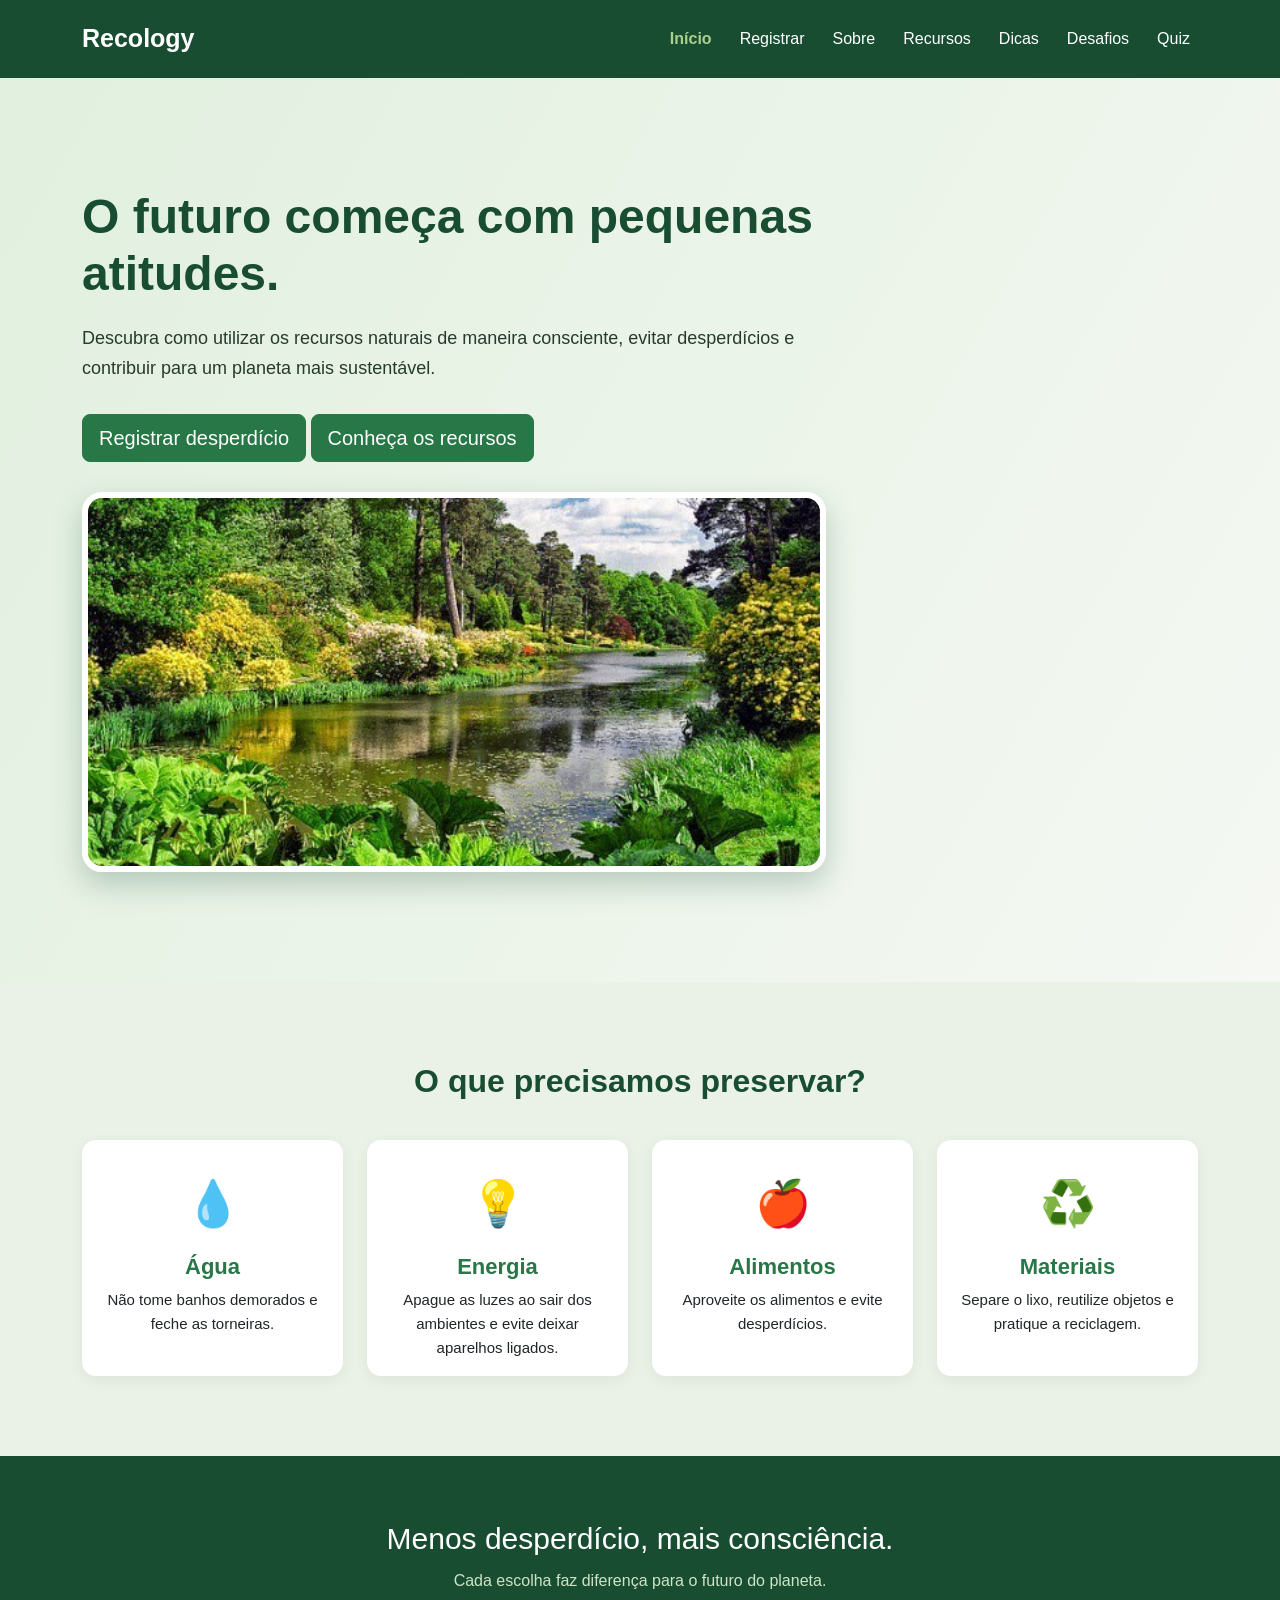
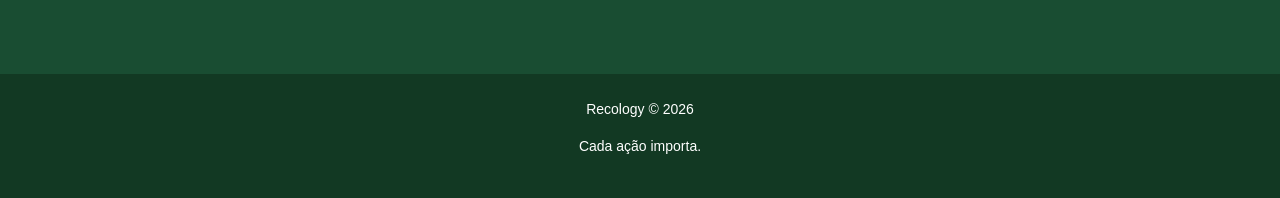
<file: Index.html>
<!DOCTYPE html>
<html lang="pt-BR">

<head>
    <meta charset="UTF-8">
    <meta name="viewport" content="width=device-width, initial-scale=1.0">

    <title>Recology | Uso Consciente de Recursos</title>

    <link href="https://cdn.jsdelivr.net/npm/bootstrap@5.3.3/dist/css/bootstrap.min.css" rel="stylesheet">
    <link rel="stylesheet" href="css/style.css">
</head>

<body>

    <header>
        <nav class="navbar navbar-expand-lg navbar-dark menu" aria-label="Menu principal">
            <div class="container">
                <a class="navbar-brand fw-bold" href="index.html">Recology</a>

                <button class="navbar-toggler" type="button" data-bs-toggle="collapse" data-bs-target="#menuNavegacao" aria-controls="menuNavegacao" aria-expanded="false" aria-label="Abrir menu">
                    <span class="navbar-toggler-icon"></span>
                </button>

                <div class="collapse navbar-collapse" id="menuNavegacao">
                    <ul class="navbar-nav ms-auto">
                        <li class="nav-item"><a class="nav-link active" href="index.html">Início</a></li>
                        <li class="nav-item"><a class="nav-link" href="registro.html">Registrar</a></li>
                        <li class="nav-item"><a class="nav-link" href="sobre.html">Sobre</a></li>
                        <li class="nav-item"><a class="nav-link" href="recursos.html">Recursos</a></li>
                        <li class="nav-item"><a class="nav-link" href="dicas.html">Dicas</a></li>
                        <li class="nav-item"><a class="nav-link" href="desafios.html">Desafios</a></li>
                        <li class="nav-item"><a class="nav-link" href="quiz.html">Quiz</a></li>
                    </ul>
                </div>
            </div>
        </nav>
    </header>

    <main>

    <section class="inicio" id="inicio">
        <div class="container">
            <div class="col-lg-8 conteudo">
                <h1>O futuro começa com pequenas atitudes.</h1>

                <p>
                    Descubra como utilizar os recursos naturais
                    de maneira consciente, evitar desperdícios
                    e contribuir para um planeta mais sustentável.
                </p>
                
                <a href="registro.html" class="btn btn-success btn-lg">Registrar desperdício</a>
                <a href="recursos.html" class="btn btn-success btn-lg">Conheça os recursos</a>

                <img src="img/natural.jpg" alt="Imagem de recursos naturais" class="imagem-inicio">
            </div>
        </div>
    </section>

    <section class="recursos" id="recursos">
        <div class="container">
            <h2 class="titulo">O que precisamos preservar?</h2>

            <div class="row g-4 mt-3">

                <div class="col-12 col-sm-6 col-lg-3">
                    <a href="recursos.html#agua" class="text-decoration-none text-reset">
                        <div class="card card-recurso h-100">
                            <div class="icone">💧</div>
                            <div class="card-body">
                                <h3 class="card-title">Água</h3>
                                <p class="card-text">Não tome banhos demorados e feche as torneiras.</p>
                            </div>
                        </div>
                    </a>
                </div>

                <div class="col-12 col-sm-6 col-lg-3">
                    <a href="recursos.html#energia" class="text-decoration-none text-reset">
                        <div class="card card-recurso h-100">
                            <div class="icone">💡</div>
                            <div class="card-body">
                                <h3 class="card-title">Energia</h3>
                                <p class="card-text">Apague as luzes ao sair dos ambientes e evite deixar aparelhos ligados.</p>
                            </div>
                        </div>
                    </a>
                </div>

                <div class="col-12 col-sm-6 col-lg-3">
                    <a href="recursos.html#alimentos" class="text-decoration-none text-reset">
                        <div class="card card-recurso h-100">
                            <div class="icone">🍎</div>
                            <div class="card-body">
                                <h3 class="card-title">Alimentos</h3>
                                <p class="card-text">Aproveite os alimentos e evite desperdícios.</p>
                            </div>
                        </div>
                    </a>
                </div>

                <div class="col-12 col-sm-6 col-lg-3">
                    <a href="recursos.html#materiais" class="text-decoration-none text-reset">
                        <div class="card card-recurso h-100">
                            <div class="icone">♻️</div>
                            <div class="card-body">
                                <h3 class="card-title">Materiais</h3>
                                <p class="card-text">Separe o lixo, reutilize objetos e pratique a reciclagem.</p>
                            </div>
                        </div>
                    </a>
                </div>

            </div>
        </div>
    </section>

    <section class="frase">
        <div class="container">
            <h2>Menos desperdício, mais consciência.</h2>
            <p>Cada escolha faz diferença para o futuro do planeta.</p>
        </div>
    </section>

    </main>

    <footer id="contato">
        <div class="container">
            <p>Recology © 2026</p>
            <p>Cada ação importa.</p>
        </div>
    </footer>

    <script src="https://cdn.jsdelivr.net/npm/bootstrap@5.3.3/dist/js/bootstrap.bundle.min.js"></script>
</body>
</html>
</file>
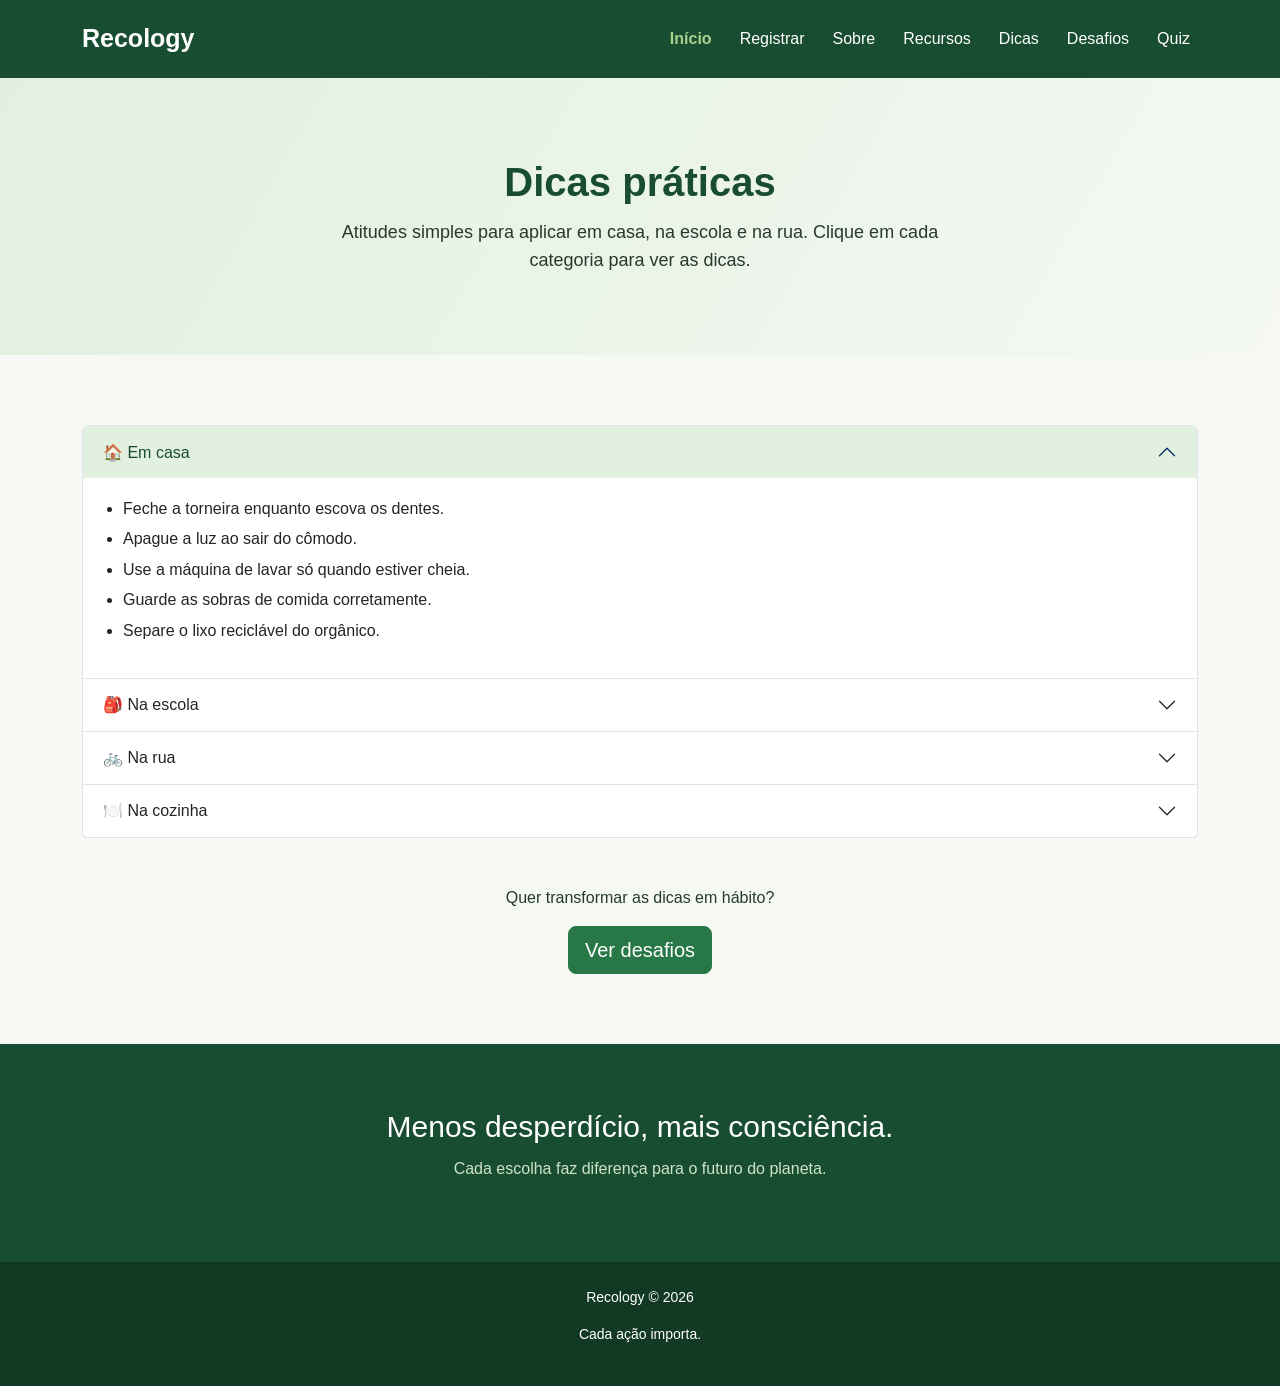
<file: dicas.html>
<!DOCTYPE html>
<html lang="pt-BR">

<head>
    <meta charset="UTF-8">
    <meta name="viewport" content="width=device-width, initial-scale=1.0">

    <title>Dicas | Recology</title>

    <link href="https://cdn.jsdelivr.net/npm/bootstrap@5.3.3/dist/css/bootstrap.min.css" rel="stylesheet">
    <link rel="stylesheet" href="css/style.css">
</head>

<body>

    <nav class="navbar navbar-expand-lg navbar-dark menu" aria-label="Menu principal">
        <div class="container">
        <a class="navbar-brand fw-bold" href="index.html">Recology</a>

            <button class="navbar-toggler" type="button" data-bs-toggle="collapse" data-bs-target="#menuNavegacao" aria-controls="menuNavegacao" aria-expanded="false" aria-label="Abrir menu">
                <span class="navbar-toggler-icon"></span>
            </button>

            <div class="collapse navbar-collapse" id="menuNavegacao">
                <ul class="navbar-nav ms-auto">
                    <li class="nav-item"><a class="nav-link active" href="index.html">Início</a></li>
                    <li class="nav-item"><a class="nav-link" href="registro.html">Registrar</a></li>
                    <li class="nav-item"><a class="nav-link" href="sobre.html">Sobre</a></li>
                    <li class="nav-item"><a class="nav-link" href="recursos.html">Recursos</a></li>
                    <li class="nav-item"><a class="nav-link" href="dicas.html">Dicas</a></li>
                    <li class="nav-item"><a class="nav-link" href="desafios.html">Desafios</a></li>
                    <li class="nav-item"><a class="nav-link" href="quiz.html">Quiz</a></li>
                </ul>
            </div>
        </div>
    </nav>

    <main>

    <header class="topo">
        <div class="container">
            <h1>Dicas práticas</h1>
            <p>Atitudes simples para aplicar em casa, na escola e na rua. Clique em cada categoria para ver as dicas.</p>
        </div>
    </header>

    <section class="secao">
        <div class="container">

            <div class="accordion" id="listaDicas">

                <div class="accordion-item">
                    <h2 class="accordion-header">
                        <button class="accordion-button" type="button" data-bs-toggle="collapse" data-bs-target="#dicaCasa">
                            🏠 Em casa
                        </button>
                    </h2>
                    <div id="dicaCasa" class="accordion-collapse collapse show" data-bs-parent="#listaDicas">
                        <div class="accordion-body">
                            <ul>
                                <li>Feche a torneira enquanto escova os dentes.</li>
                                <li>Apague a luz ao sair do cômodo.</li>
                                <li>Use a máquina de lavar só quando estiver cheia.</li>
                                <li>Guarde as sobras de comida corretamente.</li>
                                <li>Separe o lixo reciclável do orgânico.</li>
                            </ul>
                        </div>
                    </div>
                </div>

                <div class="accordion-item">
                    <h2 class="accordion-header">
                        <button class="accordion-button collapsed" type="button" data-bs-toggle="collapse" data-bs-target="#dicaEscola">
                            🎒 Na escola
                        </button>
                    </h2>
                    <div id="dicaEscola" class="accordion-collapse collapse" data-bs-parent="#listaDicas">
                        <div class="accordion-body">
                            <ul>
                                <li>Use os dois lados da folha de papel.</li>
                                <li>Leve uma garrafinha reutilizável em vez de copos descartáveis.</li>
                                <li>Reaproveite cadernos e materiais do ano anterior.</li>
                                <li>Não deixe o bebedouro ou as torneiras pingando.</li>
                                <li>Sugira uma lixeira de coleta seletiva na sala.</li>
                            </ul>
                        </div>
                    </div>
                </div>

                <div class="accordion-item">
                    <h2 class="accordion-header">
                        <button class="accordion-button collapsed" type="button" data-bs-toggle="collapse" data-bs-target="#dicaRua">
                            🚲 Na rua
                        </button>
                    </h2>
                    <div id="dicaRua" class="accordion-collapse collapse" data-bs-parent="#listaDicas">
                        <div class="accordion-body">
                            <ul>
                                <li>Leve uma sacola reutilizável para as compras.</li>
                                <li>Prefira caminhar, pedalar ou usar transporte coletivo.</li>
                                <li>Nunca jogue lixo no chão; procure uma lixeira.</li>
                                <li>Evite canudos e embalagens descartáveis.</li>
                            </ul>
                        </div>
                    </div>
                </div>

                <div class="accordion-item">
                    <h2 class="accordion-header">
                        <button class="accordion-button collapsed" type="button" data-bs-toggle="collapse" data-bs-target="#dicaCozinha">
                            🍽️ Na cozinha
                        </button>
                    </h2>
                    <div id="dicaCozinha" class="accordion-collapse collapse" data-bs-parent="#listaDicas">
                        <div class="accordion-body">
                            <ul>
                                <li>Planeje as refeições da semana antes de ir ao mercado.</li>
                                <li>Aproveite cascas, talos e folhas em receitas.</li>
                                <li>Lave a louça com a torneira fechada durante a ensaboada.</li>
                                <li>Use panelas com tampa para gastar menos gás.</li>
                            </ul>
                        </div>
                    </div>
                </div>

            </div>

            <div class="text-center mt-5">
                <p class="mb-3">Quer transformar as dicas em hábito?</p>
                <a href="desafios.html" class="btn btn-success btn-lg">Ver desafios</a>
            </div>

        </div>
    </section>

    <section class="frase">
        <div class="container">
            <h2>Menos desperdício, mais consciência.</h2>
            <p>Cada escolha faz diferença para o futuro do planeta.</p>
        </div>
    </section>

    </main>

    <footer>
        <div class="container">
            <p>Recology © 2026</p>
            <p>Cada ação importa.</p>
        </div>
    </footer>

    <script src="https://cdn.jsdelivr.net/npm/bootstrap@5.3.3/dist/js/bootstrap.bundle.min.js"></script>
</body>
</html>
</file>
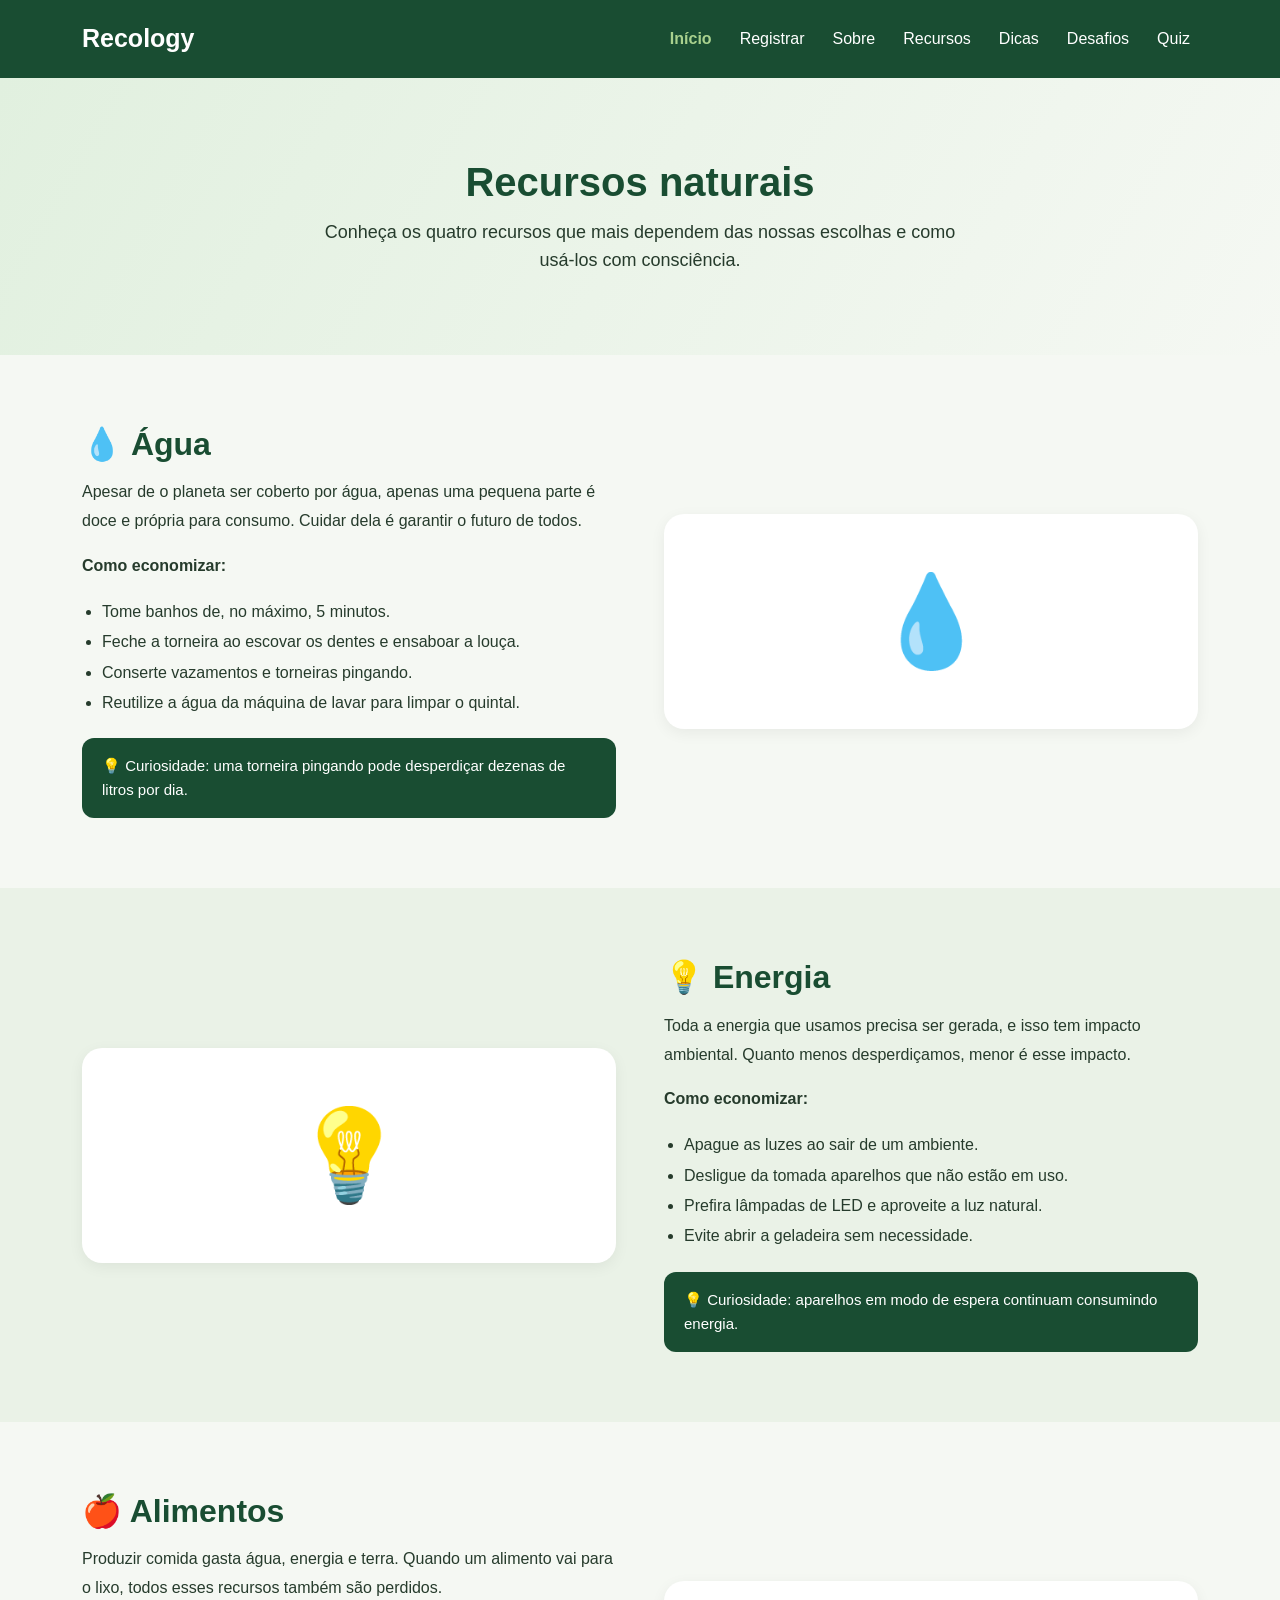
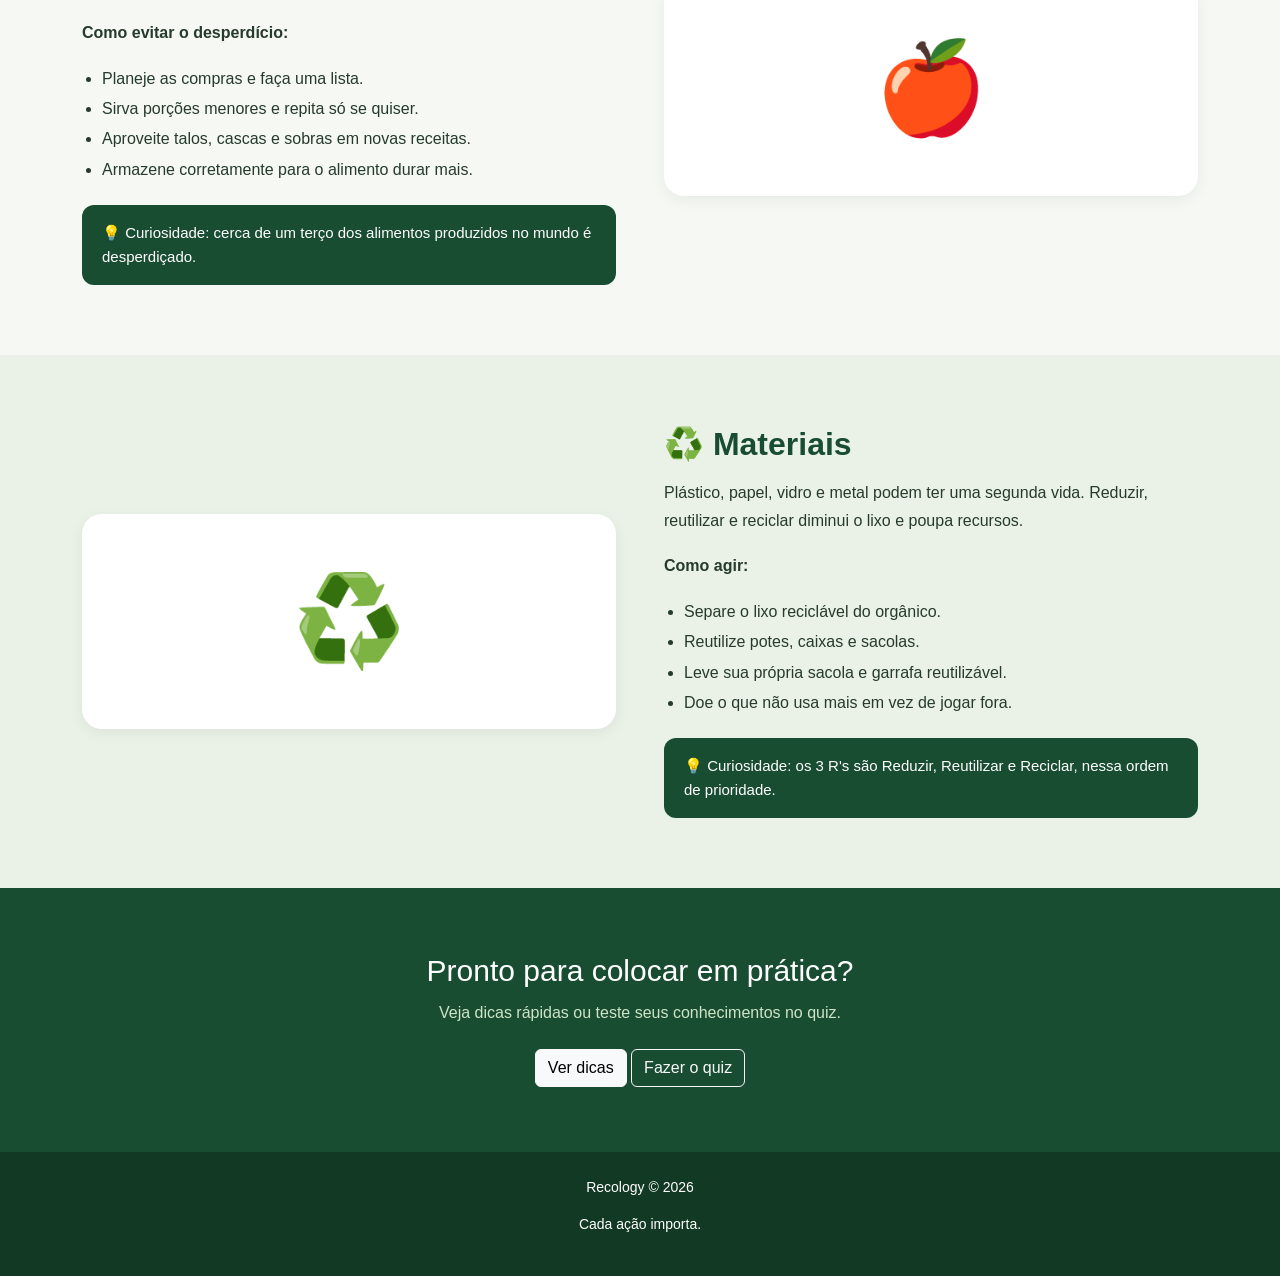
<file: recursos.html>
<!DOCTYPE html>
<html lang="pt-BR">

<head>
    <meta charset="UTF-8">
    <meta name="viewport" content="width=device-width, initial-scale=1.0">

    <title>Recursos | Recology</title>

    <link href="https://cdn.jsdelivr.net/npm/bootstrap@5.3.3/dist/css/bootstrap.min.css" rel="stylesheet">
    <link rel="stylesheet" href="css/style.css">
</head>

<body>

        <nav class="navbar navbar-expand-lg navbar-dark menu" aria-label="Menu principal">
            <div class="container">
                <a class="navbar-brand fw-bold" href="index.html">Recology</a>

                <button class="navbar-toggler" type="button" data-bs-toggle="collapse" data-bs-target="#menuNavegacao" aria-controls="menuNavegacao" aria-expanded="false" aria-label="Abrir menu">
                    <span class="navbar-toggler-icon"></span>
                </button>

                <div class="collapse navbar-collapse" id="menuNavegacao">
                    <ul class="navbar-nav ms-auto">
                        <li class="nav-item"><a class="nav-link active" href="index.html">Início</a></li>
                        <li class="nav-item"><a class="nav-link" href="registro.html">Registrar</a></li>
                        <li class="nav-item"><a class="nav-link" href="sobre.html">Sobre</a></li>
                        <li class="nav-item"><a class="nav-link" href="recursos.html">Recursos</a></li>
                        <li class="nav-item"><a class="nav-link" href="dicas.html">Dicas</a></li>
                        <li class="nav-item"><a class="nav-link" href="desafios.html">Desafios</a></li>
                        <li class="nav-item"><a class="nav-link" href="quiz.html">Quiz</a></li>
                    </ul>
                </div>
            </div>
        </nav>

    <main>

    <header class="topo">
        <div class="container">
            <h1>Recursos naturais</h1>
            <p>Conheça os quatro recursos que mais dependem das nossas escolhas e como usá-los com consciência.</p>
        </div>
    </header>

    <!-- ÁGUA -->
    <section class="bloco" id="agua">
        <div class="container">
            <div class="row align-items-center g-5">
                <div class="col-lg-6 order-lg-1">
                    <h2>💧 Água</h2>
                    <p>
                        Apesar de o planeta ser coberto por água, apenas uma pequena parte
                        é doce e própria para consumo. Cuidar dela é garantir o futuro de todos.
                    </p>
                    <p><strong>Como economizar:</strong></p>
                    <ul>
                        <li>Tome banhos de, no máximo, 5 minutos.</li>
                        <li>Feche a torneira ao escovar os dentes e ensaboar a louça.</li>
                        <li>Conserte vazamentos e torneiras pingando.</li>
                        <li>Reutilize a água da máquina de lavar para limpar o quintal.</li>
                    </ul>
                    <div class="curiosidade">💡 Curiosidade: uma torneira pingando pode desperdiçar dezenas de litros por dia.</div>
                </div>
                <div class="col-lg-6 order-lg-2">
                    <div class="emoji">💧</div>
                </div>
            </div>
        </div>
    </section>

    <!-- ENERGIA -->
    <section class="bloco" id="energia">
        <div class="container">
            <div class="row align-items-center g-5">
                <div class="col-lg-6 order-lg-2">
                    <h2>💡 Energia</h2>
                    <p>
                        Toda a energia que usamos precisa ser gerada, e isso tem impacto
                        ambiental. Quanto menos desperdiçamos, menor é esse impacto.
                    </p>
                    <p><strong>Como economizar:</strong></p>
                    <ul>
                        <li>Apague as luzes ao sair de um ambiente.</li>
                        <li>Desligue da tomada aparelhos que não estão em uso.</li>
                        <li>Prefira lâmpadas de LED e aproveite a luz natural.</li>
                        <li>Evite abrir a geladeira sem necessidade.</li>
                    </ul>
                    <div class="curiosidade">💡 Curiosidade: aparelhos em modo de espera continuam consumindo energia.</div>
                </div>
                <div class="col-lg-6 order-lg-1">
                    <div class="emoji">💡</div>
                </div>
            </div>
        </div>
    </section>

    <!-- ALIMENTOS -->
    <section class="bloco" id="alimentos">
        <div class="container">
            <div class="row align-items-center g-5">
                <div class="col-lg-6 order-lg-1">
                    <h2>🍎 Alimentos</h2>
                    <p>
                        Produzir comida gasta água, energia e terra. Quando um alimento
                        vai para o lixo, todos esses recursos também são perdidos.
                    </p>
                    <p><strong>Como evitar o desperdício:</strong></p>
                    <ul>
                        <li>Planeje as compras e faça uma lista.</li>
                        <li>Sirva porções menores e repita só se quiser.</li>
                        <li>Aproveite talos, cascas e sobras em novas receitas.</li>
                        <li>Armazene corretamente para o alimento durar mais.</li>
                    </ul>
                    <div class="curiosidade">💡 Curiosidade: cerca de um terço dos alimentos produzidos no mundo é desperdiçado.</div>
                </div>
                <div class="col-lg-6 order-lg-2">
                    <div class="emoji">🍎</div>
                </div>
            </div>
        </div>
    </section>

    <!-- MATERIAIS -->
    <section class="bloco" id="materiais">
        <div class="container">
            <div class="row align-items-center g-5">
                <div class="col-lg-6 order-lg-2">
                    <h2>♻️ Materiais</h2>
                    <p>
                        Plástico, papel, vidro e metal podem ter uma segunda vida.
                        Reduzir, reutilizar e reciclar diminui o lixo e poupa recursos.
                    </p>
                    <p><strong>Como agir:</strong></p>
                    <ul>
                        <li>Separe o lixo reciclável do orgânico.</li>
                        <li>Reutilize potes, caixas e sacolas.</li>
                        <li>Leve sua própria sacola e garrafa reutilizável.</li>
                        <li>Doe o que não usa mais em vez de jogar fora.</li>
                    </ul>
                    <div class="curiosidade">💡 Curiosidade: os 3 R's são Reduzir, Reutilizar e Reciclar, nessa ordem de prioridade.</div>
                </div>
                <div class="col-lg-6 order-lg-1">
                    <div class="emoji">♻️</div>
                </div>
            </div>
        </div>
    </section>

    <section class="frase">
        <div class="container">
            <h2>Pronto para colocar em prática?</h2>
            <p>Veja dicas rápidas ou teste seus conhecimentos no quiz.</p>
            <a href="dicas.html" class="btn btn-light mt-2">Ver dicas</a>
            <a href="quiz.html" class="btn btn-outline-light mt-2">Fazer o quiz</a>
        </div>
    </section>

    </main>

    <footer>
        <div class="container">
            <p>Recology © 2026</p>
            <p>Cada ação importa.</p>
        </div>
    </footer>

    <script src="https://cdn.jsdelivr.net/npm/bootstrap@5.3.3/dist/js/bootstrap.bundle.min.js"></script>
</body>
</html>
</file>
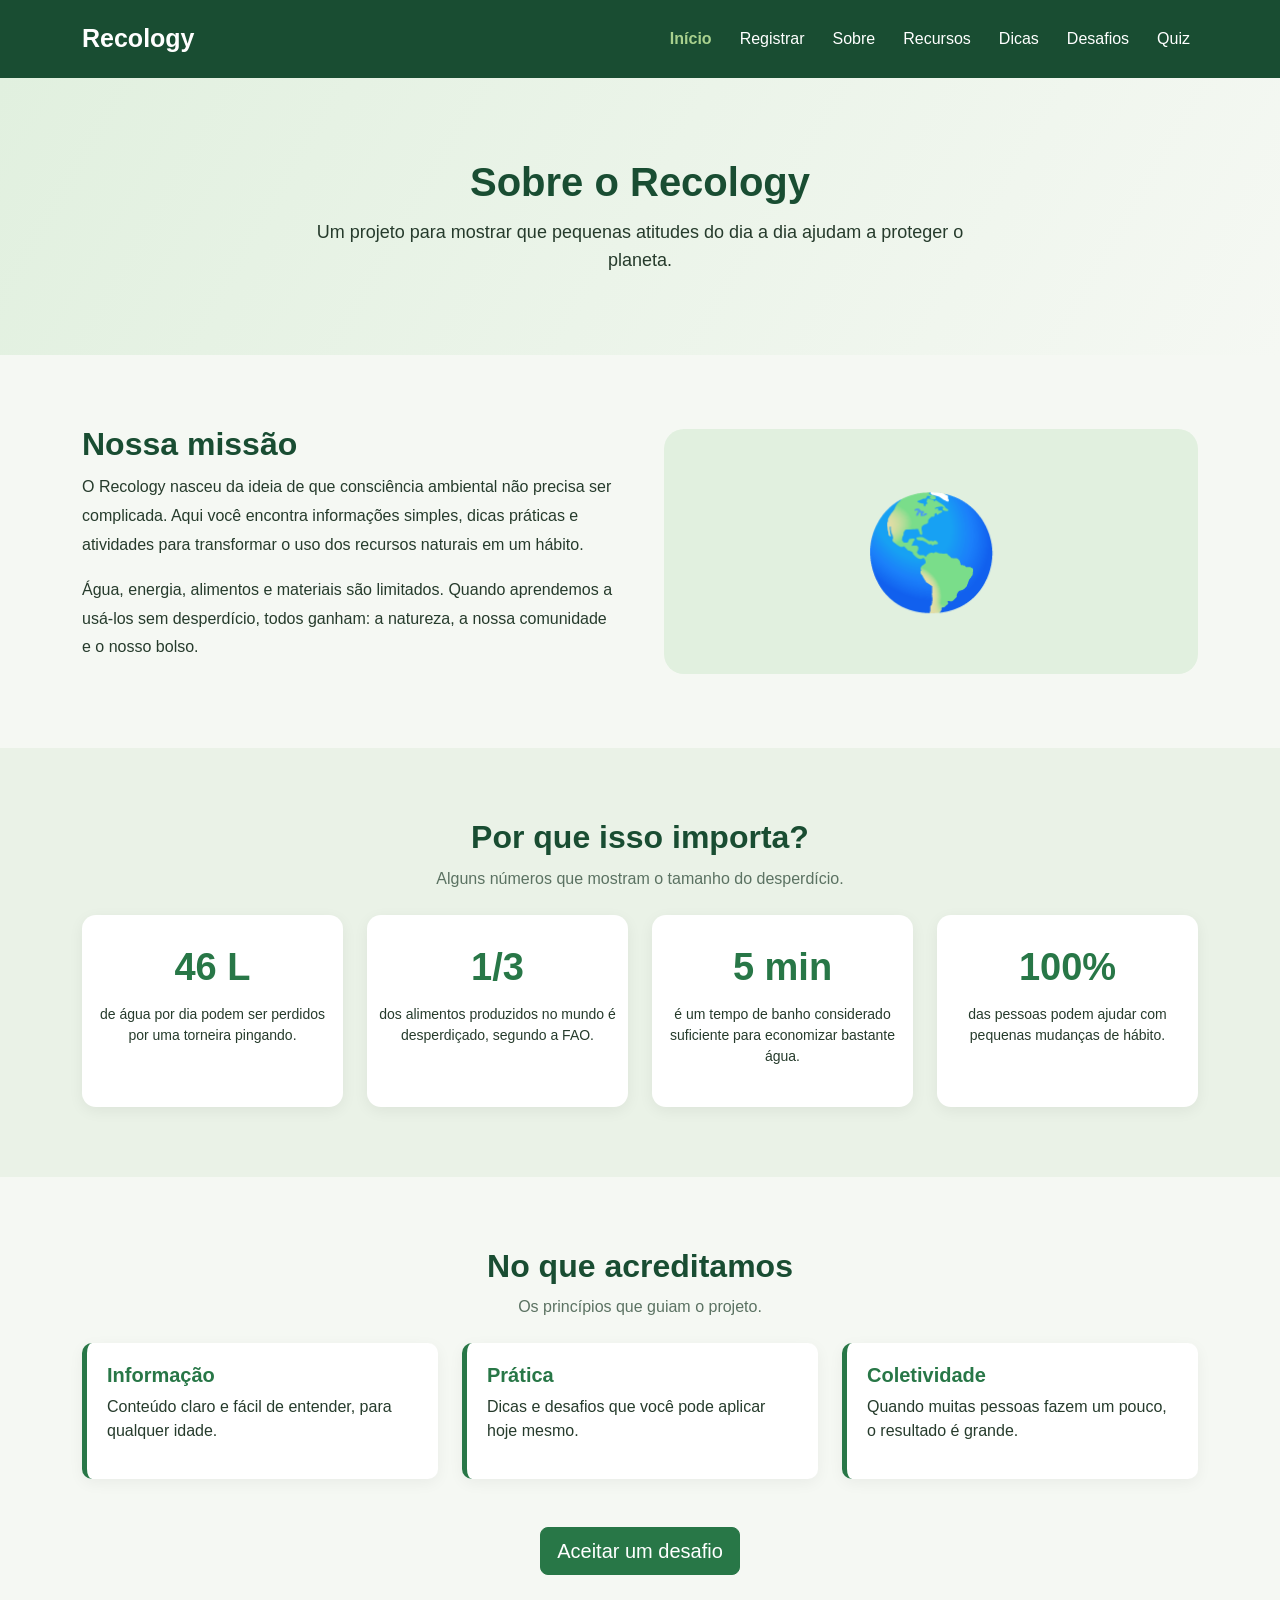
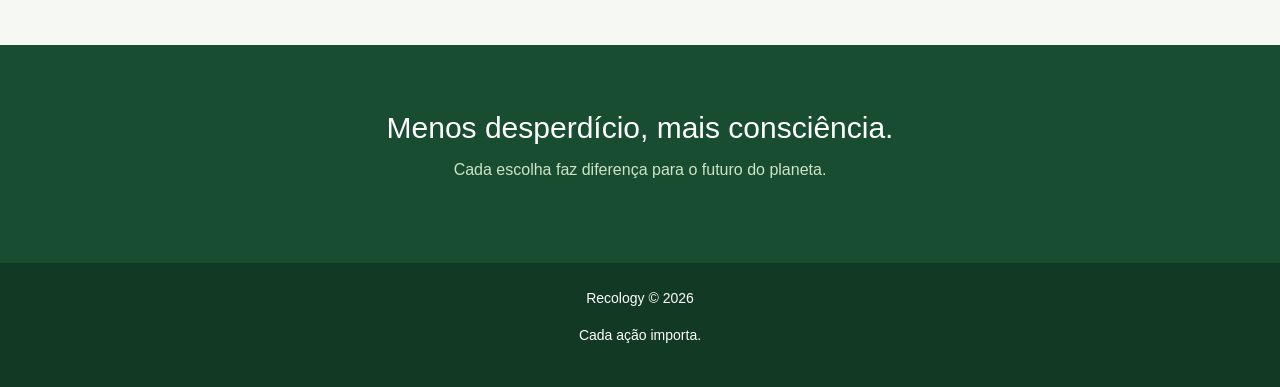
<file: sobre.html>
<!DOCTYPE html>
<html lang="pt-BR">

<head>
    <meta charset="UTF-8">
    <meta name="viewport" content="width=device-width, initial-scale=1.0">

    <title>Sobre | Recology</title>

    <link href="https://cdn.jsdelivr.net/npm/bootstrap@5.3.3/dist/css/bootstrap.min.css" rel="stylesheet">
    <link rel="stylesheet" href="css/style.css">
</head>

<body>

    <nav class="navbar navbar-expand-lg navbar-dark menu" aria-label="Menu principal">
        <div class="container">
        <a class="navbar-brand fw-bold" href="index.html">Recology</a>

            <button class="navbar-toggler" type="button" data-bs-toggle="collapse" data-bs-target="#menuNavegacao" aria-controls="menuNavegacao" aria-expanded="false" aria-label="Abrir menu">
                <span class="navbar-toggler-icon"></span>
            </button>

            <div class="collapse navbar-collapse" id="menuNavegacao">
                <ul class="navbar-nav ms-auto">
                    <li class="nav-item"><a class="nav-link active" href="index.html">Início</a></li>
                    <li class="nav-item"><a class="nav-link" href="registro.html">Registrar</a></li>
                    <li class="nav-item"><a class="nav-link" href="sobre.html">Sobre</a></li>
                    <li class="nav-item"><a class="nav-link" href="recursos.html">Recursos</a></li>
                    <li class="nav-item"><a class="nav-link" href="dicas.html">Dicas</a></li>
                    <li class="nav-item"><a class="nav-link" href="desafios.html">Desafios</a></li>
                    <li class="nav-item"><a class="nav-link" href="quiz.html">Quiz</a></li>
                </ul>
            </div>
        </div>
    </nav>

    <main>

    <header class="topo">
        <div class="container">
            <h1>Sobre o Recology</h1>
            <p>Um projeto para mostrar que pequenas atitudes do dia a dia ajudam a proteger o planeta.</p>
        </div>
    </header>

    <!-- MISSÃO -->
    <section class="sobre">
        <div class="container">
            <div class="row align-items-center g-5">

                <div class="col-lg-6">
                    <h2 class="titulo">Nossa missão</h2>
                    <p>
                        O Recology nasceu da ideia de que consciência ambiental
                        não precisa ser complicada. Aqui você encontra informações
                        simples, dicas práticas e atividades para transformar
                        o uso dos recursos naturais em um hábito.
                    </p>
                    <p>
                        Água, energia, alimentos e materiais são limitados.
                        Quando aprendemos a usá-los sem desperdício, todos ganham:
                        a natureza, a nossa comunidade e o nosso bolso.
                    </p>
                </div>

                <div class="col-lg-6">
                    <div class="emoji-sobre">🌎</div>
                </div>

            </div>
        </div>
    </section>

    <!-- NÚMEROS -->
    <section class="secao fundo-verde">
        <div class="container text-center">
            <h2 class="titulo">Por que isso importa?</h2>
            <p class="subtitulo">Alguns números que mostram o tamanho do desperdício.</p>

            <div class="row g-4">
                <div class="col-6 col-lg-3">
                    <div class="card-numero">
                        <div class="numero">46 L</div>
                        <p>de água por dia podem ser perdidos por uma torneira pingando.</p>
                    </div>
                </div>

                <div class="col-6 col-lg-3">
                    <div class="card-numero">
                        <div class="numero">1/3</div>
                        <p>dos alimentos produzidos no mundo é desperdiçado, segundo a FAO.</p>
                    </div>
                </div>

                <div class="col-6 col-lg-3">
                    <div class="card-numero">
                        <div class="numero">5 min</div>
                        <p>é um tempo de banho considerado suficiente para economizar bastante água.</p>
                    </div>
                </div>

                <div class="col-6 col-lg-3">
                    <div class="card-numero">
                        <div class="numero">100%</div>
                        <p>das pessoas podem ajudar com pequenas mudanças de hábito.</p>
                    </div>
                </div>
            </div>
        </div>
    </section>

    <!-- VALORES -->
    <section class="secao">
        <div class="container">
            <h2 class="titulo text-center">No que acreditamos</h2>
            <p class="subtitulo text-center">Os princípios que guiam o projeto.</p>

            <div class="row g-4">
                <div class="col-md-4">
                    <div class="card-valor">
                        <h3>Informação</h3>
                        <p>Conteúdo claro e fácil de entender, para qualquer idade.</p>
                    </div>
                </div>

                <div class="col-md-4">
                    <div class="card-valor">
                        <h3>Prática</h3>
                        <p>Dicas e desafios que você pode aplicar hoje mesmo.</p>
                    </div>
                </div>

                <div class="col-md-4">
                    <div class="card-valor">
                        <h3>Coletividade</h3>
                        <p>Quando muitas pessoas fazem um pouco, o resultado é grande.</p>
                    </div>
                </div>
            </div>

            <div class="text-center mt-5">
                <a href="desafios.html" class="btn btn-success btn-lg">Aceitar um desafio</a>
            </div>
        </div>
    </section>

    <section class="frase">
        <div class="container">
            <h2>Menos desperdício, mais consciência.</h2>
            <p>Cada escolha faz diferença para o futuro do planeta.</p>
        </div>
    </section>

    </main>

    <footer>
        <div class="container">
            <p>Recology © 2026</p>
            <p>Cada ação importa.</p>
        </div>
    </footer>

    <script src="https://cdn.jsdelivr.net/npm/bootstrap@5.3.3/dist/js/bootstrap.bundle.min.js"></script>
</body>
</html>
</file>
<file: css/style.css>
/* ============================
   CONFIGURAÇÕES GERAIS
   ============================ */

* {
    margin: 0;
    padding: 0;
    box-sizing: border-box;
}

html {
    scroll-behavior: smooth;
}

body {
    background-color: #f5f8f3;
    color: #263b2c;
    font-family: Arial, sans-serif;
}

/* ============================
   MENU
   ============================ */

.menu {
    background-color: #194d32;
    padding: 12px 0;
}

.navbar-brand {
    font-size: 24px;
}

.nav-link {
    color: white !important;
    transition: 0.3s;
}

.nav-link:hover,
.nav-link.active {
    color: #a9d18e !important;
}

.nav-link.active {
    font-weight: bold;
}

/* ============================
   BOTÕES
   ============================ */

.btn-success {
    background-color: #287747;
    border-color: #287747;
}

.btn-success:hover {
    background-color: #194d32;
    border-color: #194d32;
}

.btn-outline-success {
    color: #287747;
    border-color: #287747;
}

.btn-outline-success:hover {
    background-color: #287747;
    border-color: #287747;
}

/* ============================
   INÍCIO
   ============================ */

.inicio {
    min-height: 420px;
    padding: 60px 0;
    display: flex;               /* Flexbox: centraliza o conteúdo na vertical */
    align-items: center;
    background: linear-gradient(120deg, #e1f0df, #f5f8f3);
}

.conteudo h1 {
    font-size: 30px;
    color: #194d32;
    font-weight: bold;
    margin-bottom: 16px;
}

.conteudo p {
    font-size: 16px;
    line-height: 1.7;
    margin-bottom: 24px;
}

.imagem-inicio {
    display: block;
    width: 100%;
    max-height: 240px;
    object-fit: cover;
    border-radius: 14px;
    margin-top: 30px;
    border: 4px solid white;
    box-shadow: 0 12px 30px rgba(25, 77, 50, 0.25);
    transition: 0.4s;
}

.imagem-inicio:hover {
    transform: scale(1.02);
    box-shadow: 0 16px 40px rgba(25, 77, 50, 0.35);
}

/* ============================
   TÍTULOS E SEÇÕES
   ============================ */

.titulo {
    color: #194d32;
    font-weight: bold;
    margin-bottom: 10px;
}

.subtitulo {
    color: #5b7262;
    margin-bottom: 24px;
}

.secao {
    padding: 45px 0;
}

.fundo-verde {
    background-color: #eaf2e7;
}

/* Cabeçalho das páginas internas */
.topo {
    background: linear-gradient(120deg, #e1f0df, #f5f8f3);
    padding: 50px 0;
    text-align: center;
}

.topo h1 {
    color: #194d32;
    font-weight: bold;
    font-size: 28px;
    margin-bottom: 12px;
}

.topo p {
    font-size: 16px;
    max-width: 650px;
    margin: 0 auto;
    line-height: 1.6;
}

/* ============================
   RECURSOS (HOME)
   ============================ */

.recursos {
    padding: 50px 0;
    background-color: #eaf2e7;
    text-align: center;
}

.card-recurso {
    border: none;
    border-radius: 14px;
    padding-top: 20px;
    box-shadow: 0 4px 15px rgba(0, 0, 0, 0.06);
    transition: 0.3s;
}

.card-recurso:hover {
    transform: translateY(-8px);
    box-shadow: 0 8px 20px rgba(0, 0, 0, 0.12);
}

.icone {
    font-size: 45px;
    padding-top: 10px;
}

.card-recurso h3 {
    color: #287747;
    font-size: 22px;
    font-weight: bold;
}

.card-recurso p {
    line-height: 1.6;
    font-size: 15px;
}

/* ============================
   FRASE E RODAPÉ
   ============================ */

.frase {
    background-color: #194d32;
    color: white;
    padding: 50px 0;
    text-align: center;
}

.frase h2 {
    font-size: 24px;
    margin-bottom: 12px;
}

.frase p {
    color: #cde4c6;
}

footer {
    background-color: #123923;
    color: white;
    text-align: center;
    padding: 25px 0;
    font-size: 14px;
}

/* ============================
   SOBRE
   ============================ */

.sobre {
    padding: 45px 0;
}

.sobre p {
    line-height: 1.8;
    font-size: 16px;
}

.emoji-sobre {
    font-size: 80px;
    text-align: center;
    background-color: #e1f0df;
    border-radius: 20px;
    padding: 30px 0;
}

.card-numero {
    background-color: white;
    border-radius: 14px;
    padding: 24px 12px;
    text-align: center;
    box-shadow: 0 4px 15px rgba(0, 0, 0, 0.06);
    height: 100%;
}

.card-numero .numero {
    font-size: 32px;
    font-weight: bold;
    color: #287747;
}

.card-numero p {
    font-size: 14px;
    margin-top: 8px;
    line-height: 1.5;
}

.card-valor {
    background-color: white;
    border-left: 5px solid #287747;
    border-radius: 10px;
    padding: 20px;
    height: 100%;
    box-shadow: 0 4px 15px rgba(0, 0, 0, 0.05);
}

.card-valor h3 {
    font-size: 20px;
    color: #287747;
    font-weight: bold;
}

/* ============================
   RECURSOS (PÁGINA)
   ============================ */

.bloco {
    padding: 45px 0;
}

.bloco:nth-of-type(even) {
    background-color: #eaf2e7;
}

.bloco h2 {
    color: #194d32;
    font-weight: bold;
    margin-bottom: 15px;
}

.bloco p {
    line-height: 1.8;
}

.bloco ul {
    padding-left: 20px;
    line-height: 1.9;
}

.emoji {
    font-size: 70px;
    text-align: center;
    background-color: white;
    border-radius: 20px;
    padding: 30px 0;
    box-shadow: 0 4px 15px rgba(0, 0, 0, 0.06);
}

.curiosidade {
    background-color: #194d32;
    color: white;
    border-radius: 12px;
    padding: 16px 20px;
    margin-top: 20px;
    font-size: 15px;
    line-height: 1.6;
}

/* ============================
   DICAS (ACCORDION)
   ============================ */

.accordion-button:not(.collapsed) {
    background-color: #e1f0df;
    color: #194d32;
    box-shadow: none;
}

.accordion-button:focus {
    border-color: #287747;
    box-shadow: 0 0 0 0.2rem rgba(40, 119, 71, 0.25);
}

.accordion-body ul {
    padding-left: 20px;
    line-height: 1.9;
}

/* ============================
   DESAFIOS
   ============================ */

.card-desafio {
    background-color: white;
    border: none;
    border-radius: 14px;
    box-shadow: 0 4px 15px rgba(0, 0, 0, 0.06);
    transition: 0.3s;
}

.card-desafio.feito {
    background-color: #e1f0df;
    box-shadow: 0 0 0 2px #287747;
}

.card-desafio h3 {
    font-size: 20px;
    color: #287747;
    font-weight: bold;
}

.card-desafio p {
    font-size: 15px;
    line-height: 1.6;
}

.form-check-input:checked {
    background-color: #287747;
    border-color: #287747;
}

.progress {
    height: 22px;
    background-color: #cde4c6;
}

.progress-bar {
    background-color: #287747;
    transition: width 0.4s;
}

/* ============================
   QUIZ
   ============================ */

.quiz {
    background-color: white;
    border-radius: 16px;
    padding: 22px;
    max-width: 700px;
    margin: 0 auto;
    box-shadow: 0 4px 20px rgba(0, 0, 0, 0.08);
}

.quiz h2 {
    font-size: 21px;
    color: #194d32;
    font-weight: bold;
    margin-bottom: 20px;
}

.contagem {
    color: #5b7262;
    font-size: 14px;
    margin-bottom: 8px;
}

.opcao {
    text-align: left;
    padding: 12px 16px;
}

.opcao.certa {
    background-color: #287747;
    border-color: #287747;
    color: white;
}

.opcao.errada {
    background-color: #c0392b;
    border-color: #c0392b;
    color: white;
}

.resposta {
    margin-top: 20px;
    padding: 14px 18px;
    border-radius: 10px;
    background-color: #eaf2e7;
    line-height: 1.6;
}

.resultado {
    text-align: center;
}

.resultado .nota {
    font-size: 54px;
    font-weight: bold;
    color: #287747;
}

/* ============================
   REGISTRO (formulário, lista e painel)
   ============================ */

/* Grid: no celular tudo em uma coluna */
.layout-registro {
    display: grid;
    grid-template-columns: 1fr;
    gap: 30px;
}

.caixa {
    background-color: white;
    border-radius: 14px;
    padding: 20px;
    box-shadow: 0 4px 15px rgba(0, 0, 0, 0.06);
    align-self: start;
}

.aviso-privacidade {
    background-color: #eaf2e7;
    border-left: 4px solid #287747;
    border-radius: 8px;
    padding: 12px 14px;
    font-size: 13px;
    line-height: 1.6;
    margin-bottom: 16px;
}

/* Flexbox: botões lado a lado, quebrando linha se faltar espaço */
.acoes {
    display: flex;
    flex-wrap: wrap;
    gap: 8px;
}

/* Totais por tipo: 3 colunas */
.totais {
    display: grid;
    grid-template-columns: repeat(3, 1fr);
    gap: 8px;
    margin-bottom: 16px;
}

.total-item {
    background-color: white;
    border-radius: 10px;
    padding: 10px 6px;
    text-align: center;
    box-shadow: 0 2px 8px rgba(0, 0, 0, 0.05);
    display: flex;
    flex-direction: column;
    gap: 4px;
    font-size: 12px;
}

.total-item strong {
    color: #287747;
    font-size: 14px;
}

/* Lista de registros: 1 coluna no celular */
.lista-registros {
    display: grid;
    grid-template-columns: 1fr;
    gap: 12px;
}

.card-registro {
    background-color: white;
    border-radius: 12px;
    padding: 16px;
    box-shadow: 0 4px 12px rgba(0, 0, 0, 0.06);
    display: flex;
    flex-direction: column;
    gap: 8px;
}

.card-registro-topo {
    display: flex;
    justify-content: space-between;
    align-items: center;
    gap: 8px;
}

.card-registro h3 {
    font-size: 18px;
    color: #287747;
    font-weight: bold;
}

.selo {
    background-color: #e1f0df;
    color: #194d32;
    border-radius: 20px;
    padding: 3px 10px;
    font-size: 12px;
    white-space: nowrap;
}

.descricao-registro {
    line-height: 1.5;
    overflow-wrap: anywhere;      /* evita texto longo estourar o cartão */
}

.detalhes-registro {
    font-size: 13px;
    color: #5b7262;
}

.vazio {
    background-color: white;
    border-radius: 12px;
    padding: 20px;
    text-align: center;
    color: #5b7262;
}

/* Painel de atividades */
.painel-log {
    list-style: none;
    background-color: white;
    border-radius: 12px;
    padding: 8px;
    max-height: 320px;
    overflow-y: auto;
    box-shadow: 0 4px 15px rgba(0, 0, 0, 0.06);
}

.log-item {
    display: flex;
    flex-direction: column;
    gap: 2px;
    padding: 10px 12px;
    border-bottom: 1px solid #e1ece0;
    border-left: 4px solid #287747;
    font-size: 14px;
}

.log-item:last-child {
    border-bottom: none;
}

.log-item time {
    color: #5b7262;
    font-size: 13px;
}

.log-erro {
    border-left-color: #c0392b;
}

.log-erro span {
    color: #c0392b;
}

.log-vazio {
    padding: 14px;
    text-align: center;
    color: #5b7262;
}

/* ============================
   TABLET — a partir de 768px
   ============================ */

@media (min-width: 768px) {

    .menu {
        padding: 15px 0;
    }

    .navbar-brand {
        font-size: 25px;
    }

    .nav-link {
        margin-left: 12px;
    }

    .inicio {
        min-height: 480px;
        padding: 90px 0;
    }

    .conteudo h1 {
        font-size: 40px;
        margin-bottom: 20px;
    }

    .conteudo p {
        font-size: 18px;
        margin-bottom: 30px;
    }

    .imagem-inicio {
        max-height: 320px;
        border-width: 6px;
        border-radius: 20px;
    }

    .secao,
    .sobre,
    .bloco {
        padding: 60px 0;
    }

    .recursos {
        padding: 65px 0;
    }

    .topo {
        padding: 65px 0;
    }

    .topo h1 {
        font-size: 34px;
    }

    .topo p {
        font-size: 18px;
    }

    .frase {
        padding: 60px 0;
    }

    .frase h2 {
        font-size: 28px;
    }

    .emoji-sobre {
        font-size: 100px;
        padding: 40px 0;
    }

    .emoji {
        font-size: 80px;
        padding: 35px 0;
    }

    .card-numero .numero {
        font-size: 36px;
    }

    .quiz {
        padding: 35px;
    }

    .quiz h2 {
        font-size: 24px;
    }

    .caixa {
        padding: 28px;
    }

    .total-item {
        font-size: 14px;
    }

    .total-item strong {
        font-size: 16px;
    }

    /* Lista de registros em 2 colunas */
    .lista-registros {
        grid-template-columns: repeat(2, 1fr);
    }

    /* Linha do painel: data, ação e resultado lado a lado */
    .log-item {
        flex-direction: row;
        gap: 16px;
        align-items: baseline;
    }

    .log-item time {
        min-width: 130px;
    }

    .log-item strong {
        min-width: 90px;
    }
}

/* ============================
   DESKTOP
   ============================ */

@media (min-width: 992px) {

    .inicio {
        padding: 110px 0;
        min-height: 520px;
    }

    .conteudo h1 {
        font-size: 48px;
    }

    .imagem-inicio {
        max-height: 380px;
    }

    .secao,
    .sobre,
    .bloco {
        padding: 70px 0;
    }

    .recursos {
        padding: 80px 0;
    }

    .topo {
        padding: 80px 0;
    }

    .topo h1 {
        font-size: 40px;
    }

    .frase {
        padding: 65px 0;
    }

    .frase h2 {
        font-size: 30px;
    }

    .emoji-sobre {
        font-size: 110px;
    }

    .emoji {
        font-size: 90px;
        padding: 40px 0;
    }

    .card-numero .numero {
        font-size: 38px;
    }

    /* Formulário à esquerda e lista à direita */
    .layout-registro {
        grid-template-columns: 5fr 7fr;
        gap: 40px;
    }
}
</file>
